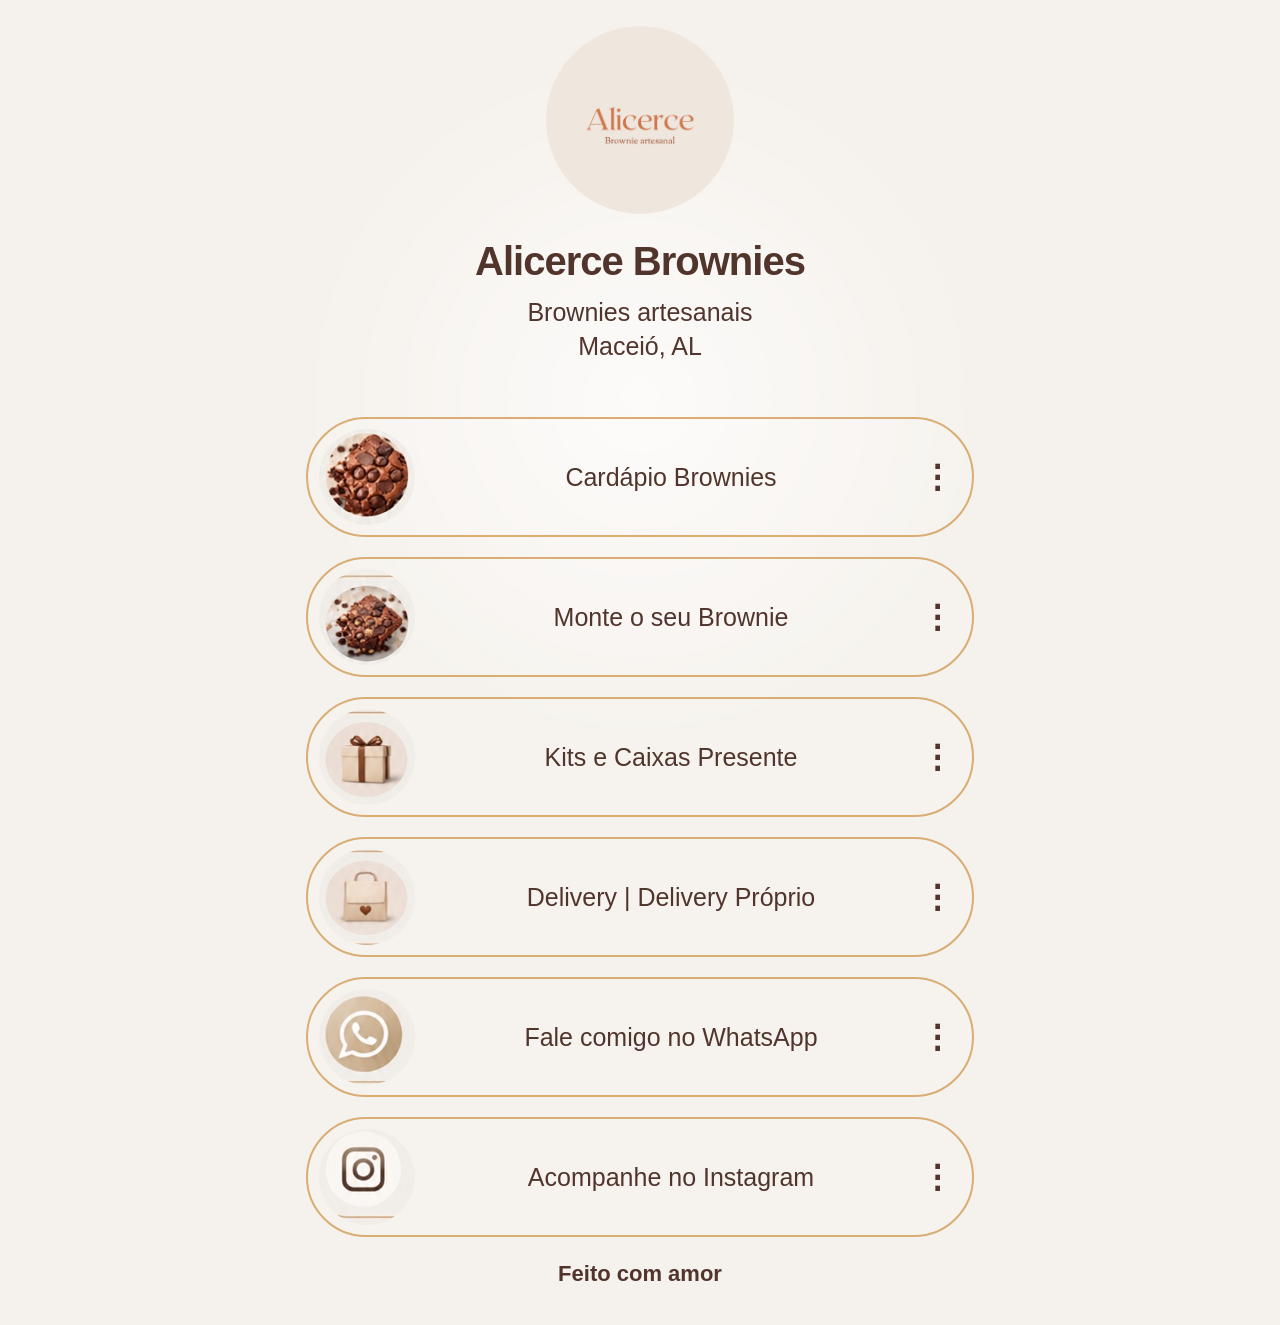
<file: Pessoal/alicerce-brownies/index.html>
<!DOCTYPE html>
<html lang="pt-BR">
<head>
  <meta charset="UTF-8">
  <meta name="viewport" content="width=device-width, initial-scale=1, viewport-fit=cover">
  <meta name="theme-color" content="#f5f1ec">
  <title>Alicerce Brownies</title>
  <link rel="stylesheet" href="style.css">
</head>
<body>
  <div class="app">
    <section class="profile">
      <img src="logo.png" alt="Logo Alicerce Brownies" class="logo">
      <h1>Alicerce Brownies</h1>
      <p>Brownies artesanais</p>
      <p>Maceió, AL</p>
    </section>

    <main class="links">
      <a class="link-card" href="#cardapio">
        <img src="brownie.png" alt="">
        <span>Cardápio Brownies</span>
        <b>⋮</b>
      </a>

      <a class="link-card" href="#monte">
        <img src="brownie2.png" alt="">
        <span>Monte o seu Brownie</span>
        <b>⋮</b>
      </a>

      <a class="link-card" href="#kits">
        <img src="gift.png" alt="">
        <span>Kits e Caixas Presente</span>
        <b>⋮</b>
      </a>

      <a class="link-card" href="#delivery">
        <img src="delivery.png" alt="">
        <span>Delivery | Delivery Próprio</span>
        <b>⋮</b>
      </a>

      <a class="link-card" id="whatsapp" href="#" target="_blank" rel="noopener">
        <img src="whatsapp.png" alt="">
        <span>Fale comigo no WhatsApp</span>
        <b>⋮</b>
      </a>

      <a class="link-card" href="https://instagram.com/alicerce.brownie" target="_blank" rel="noopener">
        <img src="instagram.png" alt="">
        <span>Acompanhe no Instagram</span>
        <b>⋮</b>
      </a>
    </main>

    <footer>Feito com amor</footer>
  </div>

  <script src="script.js" defer></script>
</body>
</html>
</file>
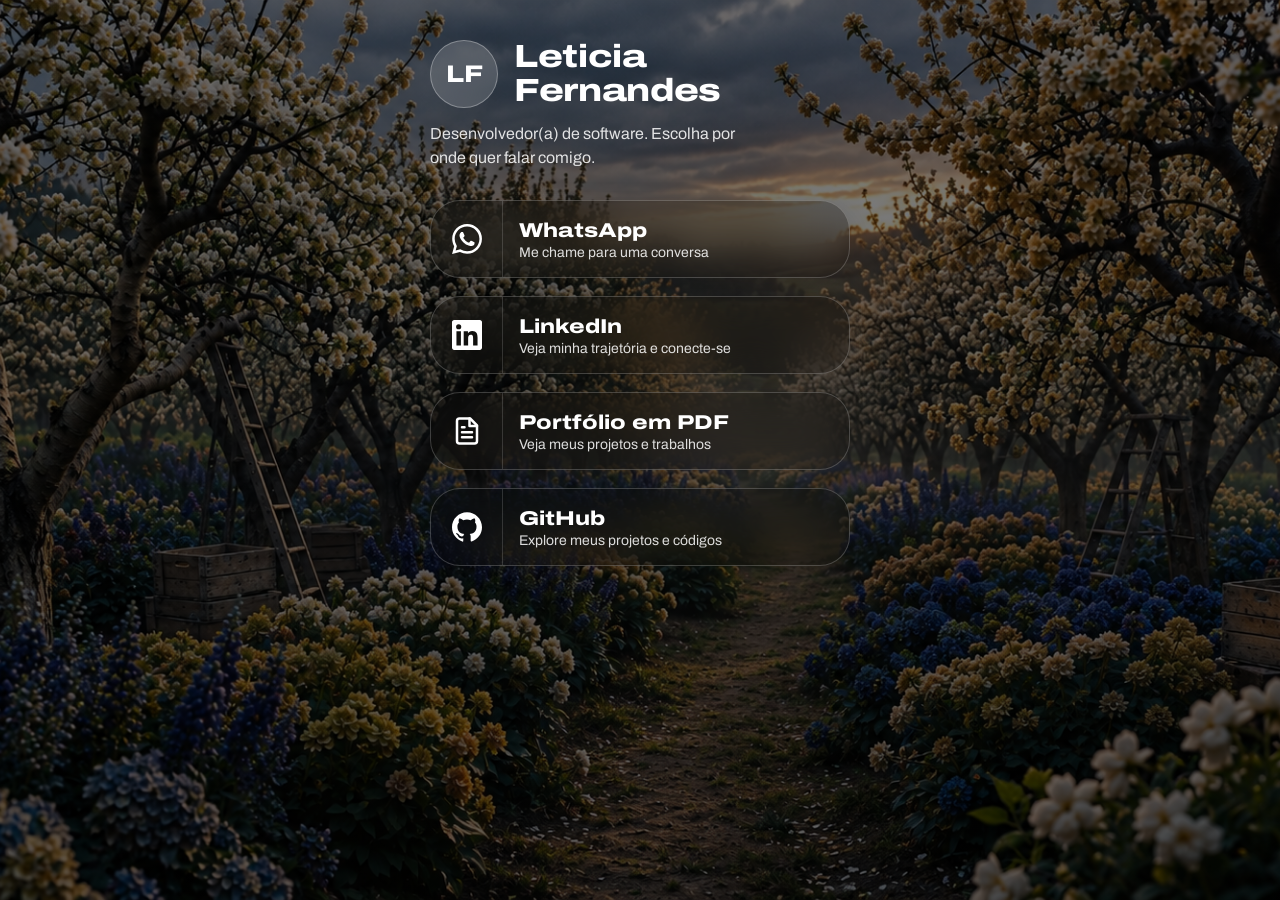
<file: Pessoal/pasta dos links/Meus links.html>
<!DOCTYPE html>
<html lang="pt-BR">
<head>
<meta charset="utf-8">
<meta name="viewport" content="width=device-width, initial-scale=1, viewport-fit=cover">
<title>Leticia Fernandes | Meus links</title>
<meta name="description" content="WhatsApp, LinkedIn, portfólio em PDF e GitHub em um só lugar.">
<link rel="preconnect" href="https://fonts.googleapis.com">
<link rel="preconnect" href="https://fonts.gstatic.com" crossorigin>
<link href="https://fonts.googleapis.com/css2?family=Archivo:wdth,wght@62..125,500..900&display=swap" rel="stylesheet">
<style>

  :root {
  /* Fundo da página - Camada escura + Imagem na pasta correta */
  --bg: linear-gradient(rgba(0, 0, 0, 0.5), rgba(0, 0, 0, 0.6)), url('assents/imagens/amanhecer.png') center / cover fixed;
  --ink: #ffffff; /* Letras brancas */
  --muted: rgba(255, 255, 255, 0.85); /* Letras secundárias mais claras para melhorar a leitura */
  box-sizing: border-box;
  padding-top: env(safe-area-inset-top, 0px);
  padding-bottom: env(safe-area-inset-bottom, 0px);
}
html {
  height: 100%;
  scroll-padding-top: env(safe-area-inset-top, 0px);
}

*, *::before, *::after {
  box-sizing: inherit;
}

body {
  margin: 0;
  min-height: 100%;
  background: var(--bg);
  background-attachment: fixed;
  color: var(--ink);
  font-family: "Archivo", system-ui, -apple-system, "Segoe UI", Roboto, sans-serif;
  display: flex;
  justify-content: center;
}

main {
  width: 100%;
  max-width: 460px;
  padding: 40px 20px 48px;
}

header {
  display: flex;
  align-items: center;
  gap: 16px;
  margin-bottom: 14px;
}

/* Avatar com efeito de vidro */
.avatar {
  flex: none;
  width: 68px;
  height: 68px;
  border-radius: 50%;
  /* Efeito Vidro no Avatar */
  background: rgba(255, 255, 255, 0.15);
  backdrop-filter: blur(15px);
  -webkit-backdrop-filter: blur(15px);
  border: 1px solid rgba(255, 255, 255, 0.3);
  
  color: #ffffff;
  display: grid;
  place-items: center;
  font-weight: 800;
  font-size: 24px;
  font-stretch: 125%;
}

h1 {
  margin: 0;
  font-size: 32px;
  line-height: 1.05;
  font-weight: 800;
  font-stretch: 125%;
  letter-spacing: -.01em;
}

.bio {
  margin: 0 0 30px;
  color: var(--muted);
  font-size: 16px;
  line-height: 1.5;
  max-width: 36ch;
}

.links {
  list-style: none;
  margin: 0;
  padding: 0;
  display: grid;
  gap: 18px; /* Espaço entre as barras */
}

/* === AQUI ESTÃO AS BARRAS TRANSPARENTES (EFEITO APPLE) === */
.btn {
  display: flex;
  align-items: stretch;
  min-height: 78px;
  text-decoration: none;
  color: #ffffff;
  overflow: hidden;
  
  /* 1. Formato arredondado de pílula */
  border-radius: 30px;
  
  /* 2. Fundo escuro transparente */
  background: rgba(0, 0, 0, 0.25);
  
  /* 3. O SEGREDO DO VIDRO: Desfoque do fundo */
  backdrop-filter: blur(20px);
  -webkit-backdrop-filter: blur(20px);
  
  /* 4. Borda fina clara (reflexo do vidro) */
  border: 1px solid rgba(255, 255, 255, 0.2);
  
  /* Sombra leve */
  box-shadow: 0 10px 30px rgba(0, 0, 0, 0.15);
  
  transition: transform 0.2s, background 0.2s, border 0.2s;
}

.btn:hover {
  background: rgba(255, 255, 255, 0.15);
  border: 1px solid rgba(255, 255, 255, 0.4);
  transform: translateY(-2px);
}

.btn:active {
  transform: translateY(2px);
}

/* Área do Ícone na Barra */
.ico {
  flex: none;
  width: 72px;
  display: grid;
  place-items: center;
  /* Linha transparente separando o ícone do texto */
  border-right: 1px solid rgba(255, 255, 255, 0.15);
}

.ico svg {
  width: 30px;
  height: 30px;
  /* Aplica um leve brilho branco no ícone para combinar com o vidro */
  filter: drop-shadow(0px 2px 4px rgba(0,0,0,0.3));
}

.txt {
  display: flex;
  flex-direction: column;
  justify-content: center;
  padding: 12px 16px;
  min-width: 0;
}

.txt b {
  font-size: 20px;
  font-weight: 800;
  font-stretch: 125%;
  line-height: 1.1;
}

.txt span {
  font-size: 14px;
  margin-top: 4px;
  color: var(--muted);
}

@media(prefers-reduced-motion: reduce) {
  .btn {
    transition: none;
  }
}
</style>
</head>
<body>
<main>
  <header>
    <div class="avatar" aria-hidden="true">LF</div>
    <h1>Leticia Fernandes</h1>
  </header>
  <p class="bio">Desenvolvedor(a) de software. Escolha por onde quer falar comigo.</p>

  <ul class="links">
    <!-- BARRA 1: WhatsApp -->
    <li><a class="btn" href="https://wa.me/5500000000000" target="_blank" rel="noopener noreferrer">
      <span class="ico"><svg viewBox="0 0 24 24" fill="currentColor" aria-hidden="true"><path d="M17.472 14.382c-.297-.149-1.758-.867-2.03-.967-.273-.099-.471-.148-.67.15-.197.297-.767.966-.94 1.164-.173.199-.347.223-.644.075-.297-.15-1.255-.463-2.39-1.475-.883-.788-1.48-1.761-1.653-2.059-.173-.297-.018-.458.13-.606.134-.133.298-.347.446-.52.149-.174.198-.298.298-.497.099-.198.05-.371-.025-.52-.075-.149-.669-1.612-.916-2.207-.242-.579-.487-.5-.669-.51-.173-.008-.371-.01-.57-.01-.198 0-.52.074-.792.372-.272.297-1.04 1.016-1.04 2.479 0 1.462 1.065 2.875 1.213 3.074.149.198 2.096 3.2 5.077 4.487.709.306 1.262.489 1.694.625.712.227 1.36.195 1.871.118.571-.085 1.758-.719 2.006-1.413.248-.694.248-1.289.173-1.413-.074-.124-.272-.198-.57-.347m-5.421 7.403h-.004a9.87 9.87 0 01-5.031-1.378l-.361-.214-3.741.982.998-3.648-.235-.374a9.86 9.86 0 01-1.51-5.26c.001-5.45 4.436-9.884 9.888-9.884 2.64 0 5.122 1.03 6.988 2.898a9.825 9.825 0 012.893 6.994c-.003 5.45-4.437 9.884-9.885 9.884m8.413-18.297A11.815 11.815 0 0012.05 0C5.495 0 .16 5.335.157 11.892c0 2.096.547 4.142 1.588 5.945L.057 24l6.305-1.654a11.882 11.882 0 005.683 1.448h.005c6.554 0 11.89-5.335 11.893-11.893a11.821 11.821 0 00-3.48-8.413Z"/></svg></span>
      <span class="txt"><b>WhatsApp</b><span>Me chame para uma conversa</span></span>
    </a></li>
    
    <!-- BARRA 2: LinkedIn -->
    <li><a class="btn" href="https://www.linkedin.com/in/seu-usuario" target="_blank" rel="noopener noreferrer">
      <span class="ico"><svg viewBox="0 0 24 24" fill="currentColor" aria-hidden="true"><path d="M20.447 20.452h-3.554v-5.569c0-1.328-.027-3.037-1.852-3.037-1.853 0-2.136 1.445-2.136 2.939v5.667H9.351V9h3.414v1.561h.046c.477-.9 1.637-1.85 3.37-1.85 3.601 0 4.267 2.37 4.267 5.455v6.286zM5.337 7.433a2.062 2.062 0 01-2.063-2.065 2.064 2.064 0 112.063 2.065zm1.782 13.019H3.555V9h3.564v11.452zM22.225 0H1.771C.792 0 0 .774 0 1.729v20.542C0 23.227.792 24 1.771 24h20.451C23.2 24 24 23.227 24 22.271V1.729C24 .774 23.2 0 22.222 0h.003z"/></svg></span>
      <span class="txt"><b>LinkedIn</b><span>Veja minha trajetória e conecte-se</span></span>
    </a></li>
    
    <!-- BARRA 3: Portfólio -->
    <li><a class="btn" href="https://exemplo.com/portfolio.pdf" target="_blank" rel="noopener noreferrer">
      <span class="ico"><svg viewBox="0 0 24 24" fill="none" stroke="currentColor" stroke-width="2" stroke-linecap="round" stroke-linejoin="round" aria-hidden="true"><path d="M14.5 2H6a2 2 0 0 0-2 2v16a2 2 0 0 0 2 2h12a2 2 0 0 0 2-2V7.5L14.5 2z"/><path d="M14 2v6h6M16 13H8M16 17H8M10 9H8"/></svg></span>
      <span class="txt"><b>Portfólio em PDF</b><span>Veja meus projetos e trabalhos</span></span>
    </a></li>
    
    <!-- BARRA 4: GitHub -->
    <li><a class="btn" href="https://github.com/seu-usuario" target="_blank" rel="noopener noreferrer">
      <span class="ico"><svg viewBox="0 0 24 24" fill="currentColor" aria-hidden="true"><path d="M12 .297c-6.63 0-12 5.373-12 12 0 5.303 3.438 9.8 8.205 11.385.6.113.82-.258.82-.577 0-.285-.01-1.04-.015-2.04-3.338.724-4.042-1.61-4.042-1.61C4.422 18.07 3.633 17.7 3.633 17.7c-1.087-.744.084-.729.084-.729 1.205.084 1.838 1.236 1.838 1.236 1.07 1.835 2.809 1.305 3.495.998.108-.776.417-1.305.76-1.605-2.665-.3-5.466-1.332-5.466-5.93 0-1.31.465-2.38 1.235-3.22-.135-.303-.54-1.523.105-3.176 0 0 1.005-.322 3.3 1.23.96-.267 1.98-.399 3-.405 1.02.006 2.04.138 3 .405 2.28-1.552 3.285-1.23 3.285-1.23.645 1.653.24 2.873.12 3.176.765.84 1.23 1.91 1.23 3.22 0 4.61-2.805 5.625-5.475 5.92.42.36.81 1.096.81 2.22 0 1.606-.015 2.896-.015 3.286 0 .315.21.69.825.57C20.565 22.092 24 17.592 24 12.297c0-6.627-5.373-12-12-12"/></svg></span>
      <span class="txt"><b>GitHub</b><span>Explore meus projetos e códigos</span></span>
    </a></li>
  </ul>
</main>
</body>
</html>
</file>
<file: Pessoal/alicerce-brownies/style.css>
*{box-sizing:border-box;margin:0;padding:0}
:root{
  --bg:#f5f1ec;
  --text:#51352d;
  --line:#d9ad73;
  --card:rgba(255,255,255,.12);
}
html{
  scroll-behavior:smooth;
  -webkit-text-size-adjust:100%;
  text-size-adjust:100%;
}
body{
  min-width:280px;
  min-height:100vh;
  min-height:100dvh;
  background:var(--bg);
  color:var(--text);
  font-family:-apple-system,BlinkMacSystemFont,"Segoe UI",Arial,sans-serif;
  overflow-x:hidden;
  -webkit-font-smoothing:antialiased;
  -moz-osx-font-smoothing:grayscale;
}
.app{
  width:100%;
  max-width:720px;
  min-height:100vh;
  min-height:100dvh;
  margin:auto;
  padding:20px 26px 32px;
  padding:
    max(20px, env(safe-area-inset-top))
    max(26px, env(safe-area-inset-right))
    max(32px, env(safe-area-inset-bottom))
    max(26px, env(safe-area-inset-left));
  background:
    radial-gradient(circle at 50% 30%,rgba(255,255,255,.72),transparent 35%),
    var(--bg);
}
.topbar{
  height:58px;
  display:grid;
  grid-template-columns:52px 1fr 52px;
  align-items:center;
  margin-bottom:5px;
}
.round-btn{
  width:48px;height:48px;border:0;border-radius:50%;
  background:rgba(255,255,255,.8);
  color:#111;
  box-shadow:0 1px 7px rgba(0,0,0,.03);
  display:grid;place-items:center;
  cursor:pointer;
  touch-action:manipulation;
}
.close{font-size:43px;font-weight:300;line-height:1}
.more{font-size:19px;letter-spacing:3px}
.browser-title{text-align:center;line-height:1.1;font-size:17px;color:#111}
.browser-title strong{display:block;font-weight:700}
.browser-title span{display:block;margin-top:3px;font-size:16px}
.share-row{
  height:58px;display:flex;justify-content:space-between;align-items:center;
  margin:0 0 12px;
}
.mini-brand,.share{
  width:50px;height:50px;border-radius:50%;border:0;
  background:rgba(255,255,255,.82);
  display:grid;place-items:center;color:#111;
  touch-action:manipulation;
}
.mini-brand{font-size:30px;font-weight:800}
.share{font-size:32px;line-height:1}
.profile{text-align:center;margin:6px 0 54px}
.logo{
  width:188px;height:188px;object-fit:cover;border-radius:50%;
  display:block;margin:0 auto 25px;
}
h1{
  font-size:40px;line-height:1.12;font-weight:750;
  letter-spacing:-1px;margin-bottom:12px;
}
.profile p{
  font-size:25px;line-height:1.35;
}
.links{display:grid;gap:20px}
.link-card{
  min-height:120px;
  display:grid;
  grid-template-columns:102px 1fr 26px;
  align-items:center;
  gap:14px;
  padding:8px 25px 8px 11px;
  border:2px solid var(--line);
  border-radius:62px;
  color:var(--text);
  text-decoration:none;
  background:var(--card);
  transition:.18s ease;
  touch-action:manipulation;
}
.link-card:hover{
  background:rgba(255,255,255,.35);
  transform:translateY(-2px);
}
.link-card:active{transform:scale(.99)}
.link-card img{
  width:96px;height:96px;object-fit:cover;border-radius:50%;
}
.link-card span{
  font-size:25px;font-weight:500;
  text-align:center;
  overflow-wrap:anywhere;
}
.link-card b{
  font-size:32px;font-weight:600;line-height:1;text-align:center;
}
footer{
  text-align:center;font-size:22px;font-weight:600;
  margin:24px 0 6px;
}
@media(max-width:520px){
  .app{
    padding:17px 24px 25px;
    padding:
      max(17px, env(safe-area-inset-top))
      max(24px, env(safe-area-inset-right))
      max(25px, env(safe-area-inset-bottom))
      max(24px, env(safe-area-inset-left));
  }
  .profile{margin-bottom:46px}
  .logo{width:184px;height:184px;margin-bottom:24px}
  h1{font-size:31px;letter-spacing:-.6px}
  .profile p{font-size:22px}
  .links{gap:18px}
  .link-card{
    min-height:118px;
    grid-template-columns:91px 1fr 20px;
    padding-right:17px;
  }
  .link-card img{width:88px;height:88px}
  .link-card span{font-size:20px;line-height:1.2}
  .link-card b{font-size:28px}
  footer{font-size:20px}
}
@media(max-width:380px){
  .app{
    padding-left:max(17px, env(safe-area-inset-left));
    padding-right:max(17px, env(safe-area-inset-right));
  }
  .topbar{grid-template-columns:45px 1fr 45px}
  .round-btn{width:43px;height:43px}
  .logo{width:155px;height:155px}
  h1{font-size:28px}
  .profile p{font-size:19px}
  .link-card{min-height:100px;grid-template-columns:70px 1fr 17px;gap:9px}
  .link-card img{width:68px;height:68px}
  .link-card span{font-size:17px}
  .link-card b{font-size:25px}
}
@media(max-width:320px){
  .app{padding-left:13px;padding-right:13px}
  .logo{width:142px;height:142px}
  h1{font-size:25px}
  .profile p{font-size:17px}
  .links{gap:13px}
  .link-card{
    min-height:88px;
    grid-template-columns:62px 1fr 15px;
    gap:7px;
    padding:7px 11px 7px 8px;
  }
  .link-card img{width:60px;height:60px}
  .link-card span{font-size:15px}
  .link-card b{font-size:22px}
}
@media(orientation:landscape) and (max-height:600px){
  .app{min-height:auto;padding-top:14px;padding-bottom:18px}
  .topbar,.share-row{height:46px}
  .profile{margin:0 0 28px}
  .logo{width:130px;height:130px;margin-bottom:14px}
  h1{font-size:28px;margin-bottom:6px}
  .profile p{font-size:18px}
  .links{gap:12px}
  .link-card{min-height:86px}
  .link-card img{width:68px;height:68px}
  footer{margin-top:18px}
}
@media(prefers-reduced-motion:reduce){
  html{scroll-behavior:auto}
  .link-card{transition:none}
}
</file>
